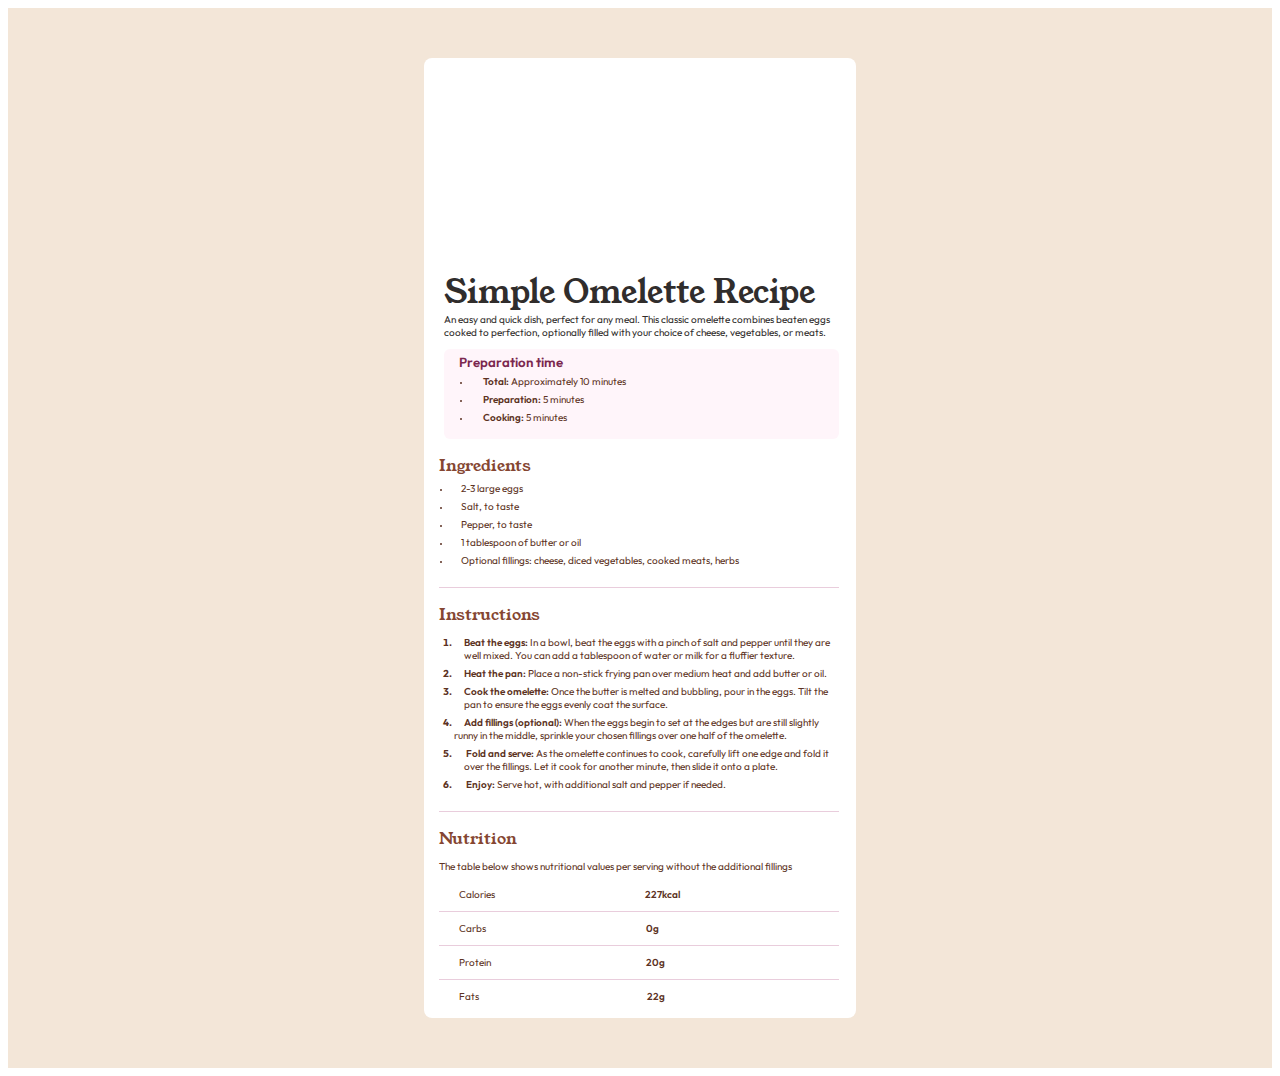
<file: index.html>
<html lang="en">
<head>
    <meta charset="UTF-8" />
    <meta http-equiv="X-UA-Compatible" content="IE=edge" />
    <meta name="viewport" content="width=device-width, initial-scale=1.0" />
    <title>Recipe page</title>
    <link rel="stylesheet" href="./style.css"/>
    <link rel="preconnect" href="https://fonts.googleapis.com">
    <link rel="preconnect" href="https://fonts.gstatic.com" crossorigin>
    <link href="https://fonts.googleapis.com/css2?family=Young+Serif&display=swap" rel="stylesheet">
    <link rel="preconnect" href="https://fonts.googleapis.com">
    <link rel="preconnect" href="https://fonts.gstatic.com" crossorigin>
    <link href="https://fonts.googleapis.com/css2?family=Outfit:wght@100..900&display=swap" rel="stylesheet">
</head>
<body>
    <div class="main">
        <div class="row">
            <div class="item-1" id="grid-item"></div>
            <div class="item-2" id="grid-item">
                <h2>Simple Omelette Recipe</h2>
                <p1>An easy and quick dish, perfect for any meal. 
                This classic omelette combines beaten eggs cooked 
                to perfection, optionally filled with your choice 
                of cheese, vegetables, or meats. </p1>
            </div>
            <div class="item-3" id="grid-item">
                <h5>Preparation time</h5>
                <p2>
                    <ul>
                        <li>&emsp; <strong>Total:</strong> Approximately 10 minutes</li> <br>
                        <li>&emsp; <strong>Preparation:</strong> 5 minutes</li> <br>
                        <li>&emsp; <strong>Cooking:</strong> 5 minutes</li>
                    </ul>
                </p2>
            </div>
            <div class="item-4" id="grid-item">
                <h4>Ingredients</h4>
                <p3>
                <ul>
                    <li>&emsp;2-3 large eggs</li><br>
                    <li>&emsp;Salt, to taste</li><br>
                    <li>&emsp;Pepper, to taste</li><br>
                    <li>&emsp;1 tablespoon of butter or oil</li><br>
                    <li>&emsp;Optional fillings: cheese, diced vegetables, cooked meats, herbs</li>
                </ul>
                </p3>
            </div>
            <div class="item-5" id="grid-item">
                <h4>Instructions</h4>
                <p4>
                <ol>
                    <li>&emsp;<strong>Beat the eggs:</strong> In a bowl, beat the eggs 
                        with a pinch of salt and pepper until 
                        they are &emsp;well mixed. You can add a 
                        tablespoon of water or milk for a 
                        fluffier texture. </li> <br>
                    <li>&emsp;<strong>Heat the pan: </strong>Place a non-stick 
                        frying pan over medium heat and add butter or oil. </li><br>
                    <li>&emsp;<strong>Cook the omelette:</strong> Once the butter is melted and 
                        bubbling, pour in the eggs. Tilt the &emsp;pan to ensure 
                        the eggs evenly coat the surface.</li><br>
                    <li>&emsp;<strong>Add fillings (optional):</strong> When the eggs begin 
                        to set at the edges but are still slightly
                        &emsp;runny in the middle, sprinkle your chosen fillings 
                        over one half of the omelette.</li><br>
                    <li>&emsp; <strong>Fold and serve:</strong> As the omelette continues to cook, 
                        carefully lift one edge and fold it &emsp;over the fillings. 
                        Let it cook for another minute, then slide it onto a plate.</li><br>
                    <li>&emsp; <strong>Enjoy:</strong> Serve hot, with additional salt and pepper if needed.</li>
                </ol>
            </p4>
            </div>
            <div class="item-6" id="grid-item">
                <h4>Nutrition</h4>
                <div class="a">
                <p5>The table below shows nutritional values per serving without the additional fillings</p5>
                </div>
                <div class="b"><p5><span1>Calories</span1><strong>227kcal</strong></p5></div>
                <div class="c"><p5><span2>Carbs</span2><strong>0g</strong></p5></div>
                <div class="d"><p5><span3>Protein</span3><strong>20g</strong></p5></div>
                <div class="e"><p5><span4>Fats</span4><strong>22g</strong></p5></div>
            </div>
        </div>
</div>
</body>
</html>
</file>
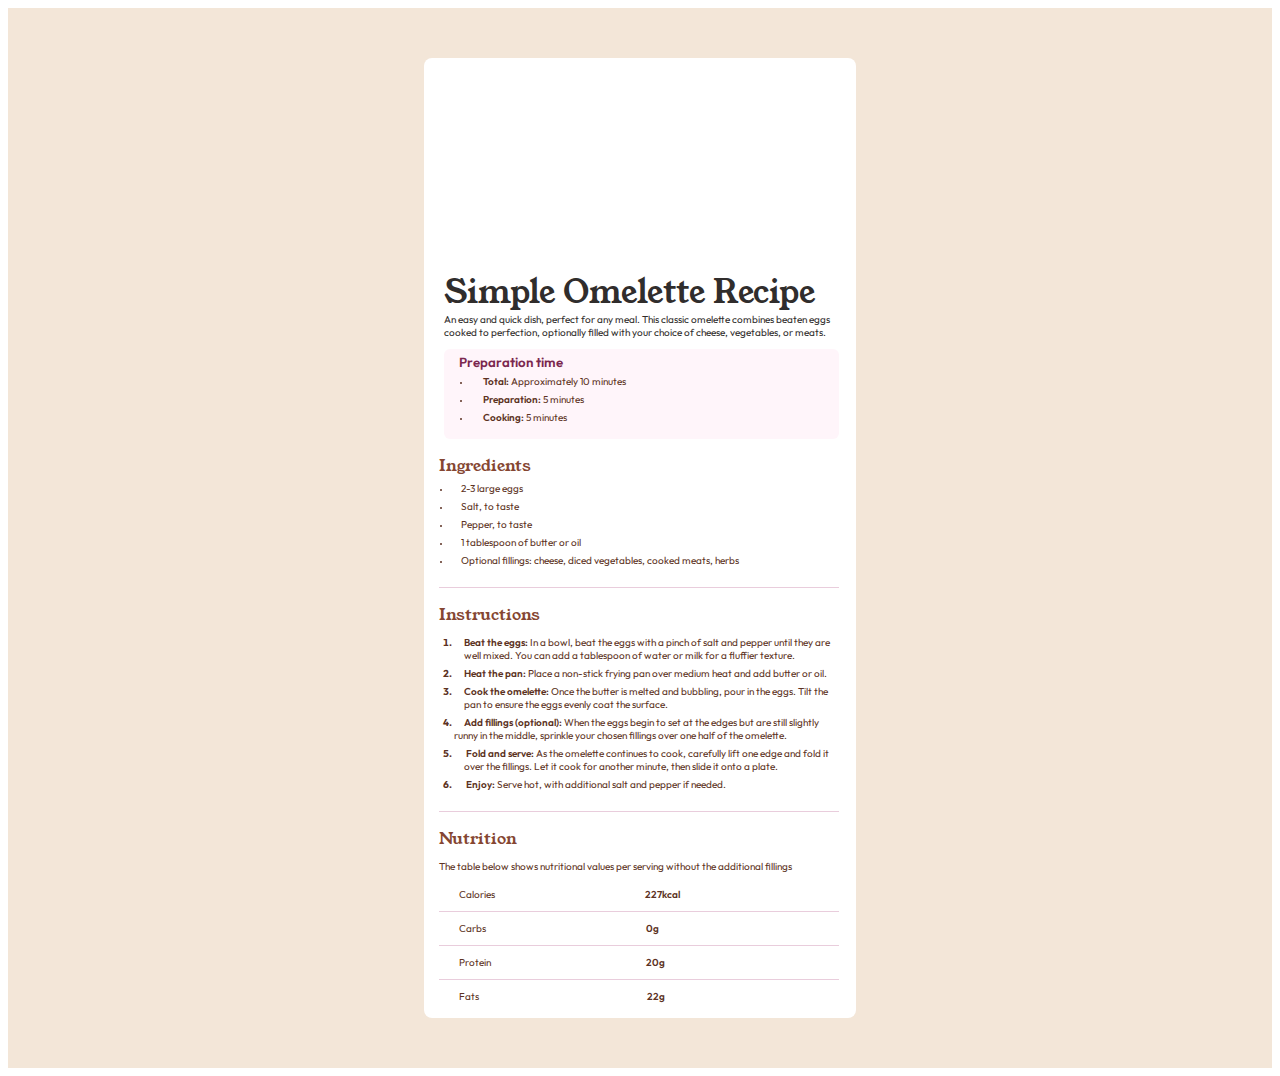
<file: main.html>
<html lang="en">
<head>
    <meta charset="UTF-8" />
    <meta http-equiv="X-UA-Compatible" content="IE=edge" />
    <meta name="viewport" content="width=device-width, initial-scale=1.0" />
    <title>Recipe page</title>
    <link rel="stylesheet" href="./style.css"/>
    <link rel="preconnect" href="https://fonts.googleapis.com">
    <link rel="preconnect" href="https://fonts.gstatic.com" crossorigin>
    <link href="https://fonts.googleapis.com/css2?family=Young+Serif&display=swap" rel="stylesheet">
    <link rel="preconnect" href="https://fonts.googleapis.com">
    <link rel="preconnect" href="https://fonts.gstatic.com" crossorigin>
    <link href="https://fonts.googleapis.com/css2?family=Outfit:wght@100..900&display=swap" rel="stylesheet">
</head>
<body>
    <div class="main">
        <div class="row">
            <div class="item-1" id="grid-item"></div>
            <div class="item-2" id="grid-item">
                <h2>Simple Omelette Recipe</h2>
                <p1>An easy and quick dish, perfect for any meal. 
                This classic omelette combines beaten eggs cooked 
                to perfection, optionally filled with your choice 
                of cheese, vegetables, or meats. </p1>
            </div>
            <div class="item-3" id="grid-item">
                <h5>Preparation time</h5>
                <p2>
                    <ul>
                        <li>&emsp; <strong>Total:</strong> Approximately 10 minutes</li> <br>
                        <li>&emsp; <strong>Preparation:</strong> 5 minutes</li> <br>
                        <li>&emsp; <strong>Cooking:</strong> 5 minutes</li>
                    </ul>
                </p2>
            </div>
            <div class="item-4" id="grid-item">
                <h4>Ingredients</h4>
                <p3>
                <ul>
                    <li>&emsp;2-3 large eggs</li><br>
                    <li>&emsp;Salt, to taste</li><br>
                    <li>&emsp;Pepper, to taste</li><br>
                    <li>&emsp;1 tablespoon of butter or oil</li><br>
                    <li>&emsp;Optional fillings: cheese, diced vegetables, cooked meats, herbs</li>
                </ul>
                </p3>
            </div>
            <div class="item-5" id="grid-item">
                <h4>Instructions</h4>
                <p4>
                <ol>
                    <li>&emsp;<strong>Beat the eggs:</strong> In a bowl, beat the eggs 
                        with a pinch of salt and pepper until 
                        they are &emsp;well mixed. You can add a 
                        tablespoon of water or milk for a 
                        fluffier texture. </li> <br>
                    <li>&emsp;<strong>Heat the pan: </strong>Place a non-stick 
                        frying pan over medium heat and add butter or oil. </li><br>
                    <li>&emsp;<strong>Cook the omelette:</strong> Once the butter is melted and 
                        bubbling, pour in the eggs. Tilt the &emsp;pan to ensure 
                        the eggs evenly coat the surface.</li><br>
                    <li>&emsp;<strong>Add fillings (optional):</strong> When the eggs begin 
                        to set at the edges but are still slightly
                        &emsp;runny in the middle, sprinkle your chosen fillings 
                        over one half of the omelette.</li><br>
                    <li>&emsp; <strong>Fold and serve:</strong> As the omelette continues to cook, 
                        carefully lift one edge and fold it &emsp;over the fillings. 
                        Let it cook for another minute, then slide it onto a plate.</li><br>
                    <li>&emsp; <strong>Enjoy:</strong> Serve hot, with additional salt and pepper if needed.</li>
                </ol>
            </p4>
            </div>
            <div class="item-6" id="grid-item">
                <h4>Nutrition</h4>
                <div class="a">
                <p5>The table below shows nutritional values per serving without the additional fillings</p5>
                </div>
                <div class="b"><p5><span1>Calories</span1><strong>227kcal</strong></p5></div>
                <div class="c"><p5><span2>Carbs</span2><strong>0g</strong></p5></div>
                <div class="d"><p5><span3>Protein</span3><strong>20g</strong></p5></div>
                <div class="e"><p5><span4>Fats</span4><strong>22g</strong></p5></div>
            </div>
        </div>
</div>
</body>
</html>
</file>
<file: style.css>
.main{
    box-sizing: border-box;
    margin: 0;
    padding: 0;
}
.item-1{
    height: 150px;
    width: 100%;
    background-image: url(https://github.com/John1999-debug/Recipe_page/blob/main/image-omelette.jpeg?raw=true);
    background-size: contain;
    background-repeat: no-repeat;
}
.item-2{
    width: 100%;
    margin-bottom: 10px;
    margin-left: 10px;
    margin-top: 10px;
}
.item-3{
    width: 180px;
    background-color: #FFF5FA;
    margin-left: 55px;
    padding-left: 15px;
    padding-top: 5px;
    padding-bottom: 5px;
    border-radius: 6px;
    margin-top: 10px;

}
.item-4{
    width: 100%;
    padding-bottom: 10px;
    border-bottom: 1px solid #e9cddc;
    margin-left: 10px;
    margin-top: 10px;
}
.item-5{
    width: 100%;
    padding-bottom: 10px;
    border-bottom: 1px solid #e9cddc;
    margin-left: 10px;
    margin-top: 10px;
}
.item-6{
    width: 100%;
    margin-left: 10px;
    margin-top: 10px;
}
.a{
    margin-top: 10px;
}
.b{
    margin-top: 15px;
    padding-left: 20px;
    padding-bottom: 10px;
    border-bottom: 1px solid #e9cddc;
}
.c{
    padding-left: 20px;
    padding-top: 10px;
    padding-bottom: 10px;
    border-bottom: 1px solid #e9cddc;
}
.d{
    padding-left: 20px;
    padding-top: 10px;
    padding-bottom: 10px;
    border-bottom: 1px solid #e9cddc;
}
.e{
    padding-left: 20px;
    padding-top: 10px;
}
h2{
    color: #302D2C;
    font-weight: normal;
    font-family: "Young Serif";
    margin-bottom: 5px;
    line-height: 30px;
    font-size: xx-large;
}
h4{
    font-weight: normal;
    font-family: "Young Serif";
    color: #854632;
    padding: 0;
    margin: 0;
}
h5{
    font-weight: 600;
    font-family: "Outfit";
    color: #7B284F;
    margin: 0;
}
p{
    font-weight: 400;
    font-family: "Outfit";
}
li::marker {
    font-size: 6px;
}

ul{
    padding: 0;
    padding-left: 12px;
    margin-top: 5px;
}
ol li::marker {
    font-size: x-small;
    font-weight: bold;
    color: #5c3223;
    font-family: "Outfit";
}
ol{
    padding: 0;
    padding-left: 15px;
}
br{
    line-height: 5px;
}
strong{
    font-weight: 600;
}
p1{
    font-weight: 400;
    font-family: "Outfit";
    color: #302D2C;
    font-size: x-small;
}
p2{
    font-family: "Outfit";
    font-size: x-small;
    margin: 0;
    color: #5c3223;
}
p3{
    font-family: "Outfit";
    font-size: x-small;
    margin: 0;
    color: #5c3223;
}
p4{
    font-family: "Outfit";
    font-size: x-small;
    margin: 0;
    color: #5c3223;
}
p5{
    font-family: "Outfit";
    font-size: x-small;
    margin: 0;
    color: #5c3223;
}
span1{
    margin-right: 80px;
}
span2{
    margin-right: 90px;
}
span3{
    margin-right: 85px;
}
span4{
    margin-right: 98px;
}


@media (min-width:375px){
    .main{
        display: flex;
        flex-direction: column;
        align-items: center;
        background-color: #F3E6D8;
    }
    .row{
        width: 432px;
        margin-top: 50px;
        margin-bottom: 50px;
        border-radius: 8px;
        background-color: white
    }   
    .item-1{
        width: 400px;
        height: 180px;
        margin: 20px;
        background-image: url(https://github.com/John1999-debug/Recipe_page/blob/main/image-omelette.jpeg?raw=true);
        background-size: contain;
        background-repeat: no-repeat;
        border-radius: 8px;
    }
    .item-2{
        width: 400px;
        height: auto;
        margin: 20px;
        margin-bottom: 10px;
    }
    .item-3{
        width: 380px;
        height: auto;
        background-color: #FFF5FA;
        margin: auto;
        margin-left: 20px;
        margin-right: 20px;
        padding-left: 15px;
        padding-top: 5px;
        padding-bottom: 5px;
        border-radius: 6px;
    
    }
    .item-4{
        width: 400px;
        height: auto;
        margin: 15px;
        padding-bottom: 10px;
        border-bottom: 1px solid #e9cddc;
    }
    .item-5{
        width: 400px;
        height: auto;
        margin: 15px;
        padding-bottom: 10px;
        border-bottom: 1px solid #e9cddc;
    }
    .item-6{
        width: 400px;
        height: auto;
        margin: 15px;
    }
    .a{
        margin-top: 10px;
    }
    .b{
        margin-top: 15px;
        padding-left: 20px;
        padding-bottom: 10px;
        border-bottom: 1px solid #e9cddc;
    }
    .c{
        padding-left: 20px;
        padding-top: 10px;
        padding-bottom: 10px;
        border-bottom: 1px solid #e9cddc;
    }
    .d{
        padding-left: 20px;
        padding-top: 10px;
        padding-bottom: 10px;
        border-bottom: 1px solid #e9cddc;
    }
    .e{
        padding-left: 20px;
        padding-top: 10px;
    }
    h2{
        color: #302D2C;
        font-weight: normal;
        font-family: "Young Serif";
        margin: 0;
        margin-bottom: 5px;
    }
    h4{
        font-weight: normal;
        font-family: "Young Serif";
        color: #854632;
        padding: 0;
        margin: 0;
    }
    h5{
        font-weight: 600;
        font-family: "Outfit";
        color: #7B284F;
        margin: 0;
    }
    p{
        font-weight: 400;
        font-family: "Outfit";
    }
    li::marker {
        font-size: 6px;
    }
    
    ul{
        padding: 0;
        padding-left: 12px;
        margin-top: 5px;
    }
    ol li::marker {
        font-size: x-small;
        font-weight: bold;
        color: #5c3223;
        font-family: "Outfit";
    }
    ol{
        padding: 0;
        padding-left: 15px;
    }
    br{
        line-height: 5px;
    }
    strong{
        font-weight: 600;
    }
    p1{
        font-weight: 400;
        font-family: "Outfit";
        color: #302D2C;
        font-size: x-small;
    }
    p2{
        font-family: "Outfit";
        font-size: x-small;
        margin: 0;
        color: #5c3223;
    }
    p3{
        font-family: "Outfit";
        font-size: x-small;
        margin: 0;
        color: #5c3223;
    }
    p4{
        font-family: "Outfit";
        font-size: x-small;
        margin: 0;
        color: #5c3223;
    }
    p5{
        font-family: "Outfit";
        font-size: x-small;
        margin: 0;
        color: #5c3223;
    }
    span1{
        margin-right: 150px;
    }
    span2{
        margin-right: 160px;
    }
    span3{
        margin-right: 155px;
    }
    span4{
        margin-right: 168px;
    }
}
</file>
